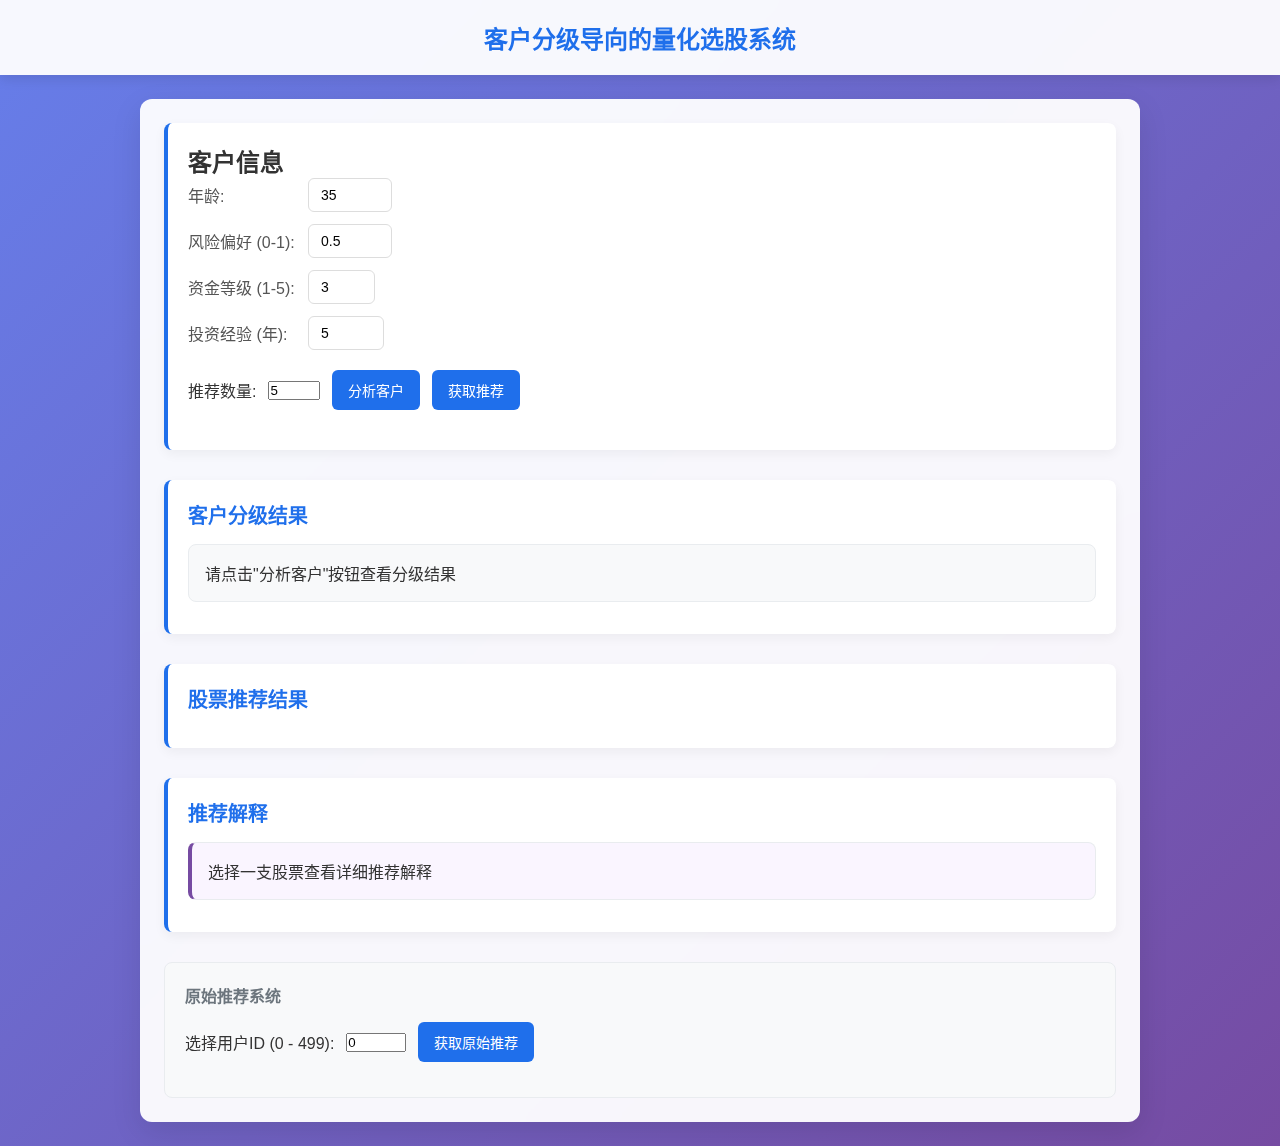
<file: static/index.html>
<!DOCTYPE html>
<html lang="zh-CN">
<head>
  <meta charset="utf-8">
  <title>客户分级导向的量化选股系统</title>
  <link rel="stylesheet" href="style.css">
</head>
<body>
  <header><h1>客户分级导向的量化选股系统</h1></header>
  <main>
    <!-- 客户信息输入区域 -->
    <section class="client-info">
      <h2>客户信息</h2>
      <div class="form-group">
        <label for="age">年龄: </label>
        <input id="age" type="number" min="18" max="100" value="35"/>
      </div>
      <div class="form-group">
        <label for="risk_pref">风险偏好 (0-1): </label>
        <input id="risk_pref" type="number" min="0" max="1" step="0.1" value="0.5"/>
      </div>
      <div class="form-group">
        <label for="capital_tier">资金等级 (1-5): </label>
        <input id="capital_tier" type="number" min="1" max="5" value="3"/>
      </div>
      <div class="form-group">
        <label for="investment_experience">投资经验 (年): </label>
        <input id="investment_experience" type="number" min="0" max="30" value="5"/>
      </div>
      <div class="controls">
        <label for="top_k">推荐数量: </label>
        <input id="top_k" type="number" min="1" max="20" value="5"/>
        <button id="analyze-btn">分析客户</button>
        <button id="recommend-btn">获取推荐</button>
      </div>
    </section>

    <!-- 客户分级结果区域 -->
    <section id="client-segment" class="result-section">
      <h2>客户分级结果</h2>
      <div id="segment-result" class="card">
        <p>请点击"分析客户"按钮查看分级结果</p>
      </div>
    </section>

    <!-- 股票推荐结果区域 -->
    <section id="stock-results" class="result-section">
      <h2>股票推荐结果</h2>
      <div id="recommendations"></div>
    </section>

    <!-- 推荐解释区域 -->
    <section id="explanation-section" class="result-section">
      <h2>推荐解释</h2>
      <div id="explanation" class="card">
        <p>选择一支股票查看详细推荐解释</p>
      </div>
    </section>

    <!-- 原始推荐系统入口 (兼容模式) -->
    <section class="legacy-section">
      <h3>原始推荐系统</h3>
      <div class="legacy-controls">
        <label for="legacy-user">选择用户ID (0 - 499): </label>
        <input id="legacy-user" type="number" min="0" max="499" value="0"/>
        <button id="legacy-btn">获取原始推荐</button>
      </div>
      <div id="legacy-results"></div>
    </section>
  </main>

  <script src="main.js"></script>
</body>
</html>
</file>
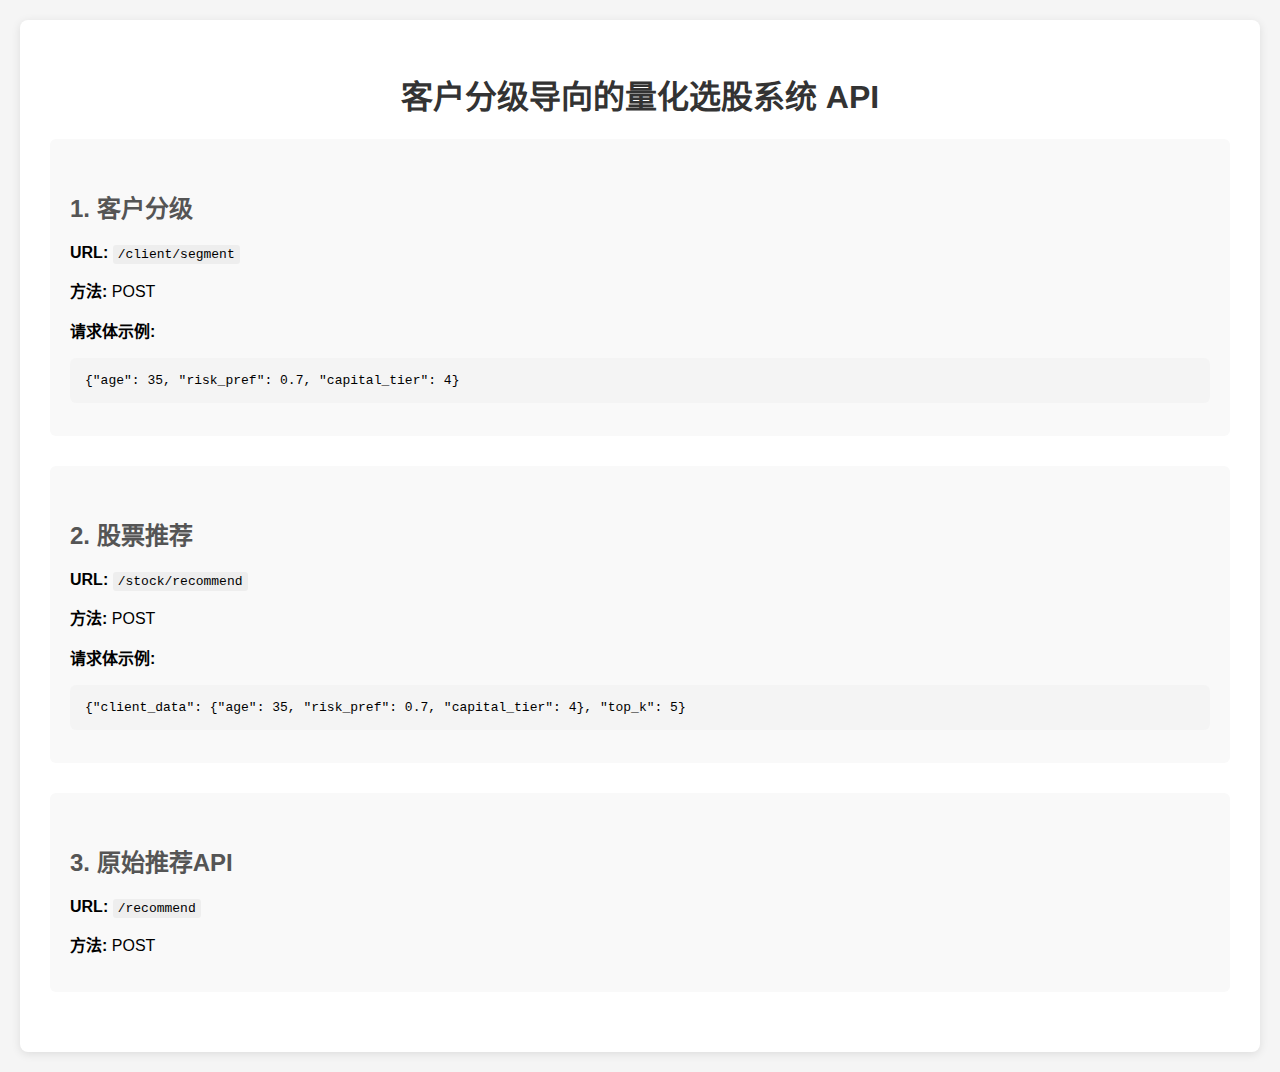
<file: templates/index.html>
<!DOCTYPE html>
    <html lang="zh-CN">
    <head>
        <meta charset="UTF-8">
        <meta name="viewport" content="width=device-width, initial-scale=1.0">
        <title>客户分级导向的量化选股系统</title>
        <style>
            body {
                font-family: 'Arial', sans-serif;
                margin: 0;
                padding: 20px;
                background-color: #f5f5f5;
            }
            .container {
                max-width: 1200px;
                margin: 0 auto;
                background-color: white;
                padding: 30px;
                border-radius: 8px;
                box-shadow: 0 2px 10px rgba(0,0,0,0.1);
            }
            h1 { color: #333; text-align: center; }
            h2 { color: #555; margin-top: 30px; }
            .api-section { margin-bottom: 30px; padding: 20px; background-color: #f9f9f9; border-radius: 6px; }
            code { background-color: #eee; padding: 2px 5px; border-radius: 3px; }
            pre { background-color: #f4f4f4; padding: 15px; border-radius: 6px; overflow-x: auto; }
        </style>
    </head>
    <body>
        <div class="container">
            <h1>客户分级导向的量化选股系统 API</h1>
            
            <div class="api-section">
                <h2>1. 客户分级</h2>
                <p><strong>URL:</strong> <code>/client/segment</code></p>
                <p><strong>方法:</strong> POST</p>
                <p><strong>请求体示例:</strong></p>
                <pre>{"age": 35, "risk_pref": 0.7, "capital_tier": 4}</pre>
            </div>
            
            <div class="api-section">
                <h2>2. 股票推荐</h2>
                <p><strong>URL:</strong> <code>/stock/recommend</code></p>
                <p><strong>方法:</strong> POST</p>
                <p><strong>请求体示例:</strong></p>
                <pre>{"client_data": {"age": 35, "risk_pref": 0.7, "capital_tier": 4}, "top_k": 5}</pre>
            </div>
            
            <div class="api-section">
                <h2>3. 原始推荐API</h2>
                <p><strong>URL:</strong> <code>/recommend</code></p>
                <p><strong>方法:</strong> POST</p>
            </div>
        </div>
    </body>
    </html>
</file>
<file: static/style.css>
/* 基础样式 */
* {
  box-sizing: border-box;
  margin: 0;
  padding: 0;
}

body {
  font-family: 'Segoe UI', 'Microsoft YaHei', Arial, sans-serif;
  background: linear-gradient(135deg, #667eea 0%, #764ba2 100%);
  color: #333;
  margin: 0;
  padding: 0;
  min-height: 100vh;
}

header {
  background: rgba(255, 255, 255, 0.95);
  color: #1f6feb;
  padding: 20px 24px;
  text-align: center;
  box-shadow: 0 4px 12px rgba(0, 0, 0, 0.1);
  backdrop-filter: blur(10px);
}

header h1 {
  font-size: 24px;
  font-weight: 600;
}

main {
  max-width: 1000px;
  margin: 24px auto;
  padding: 24px;
  background: rgba(255, 255, 255, 0.95);
  border-radius: 12px;
  box-shadow: 0 10px 30px rgba(0, 0, 0, 0.1);
  backdrop-filter: blur(10px);
}

/* 表单样式 */
.form-group {
  display: flex;
  align-items: center;
  margin-bottom: 12px;
  flex-wrap: wrap;
}

.form-group label {
  min-width: 120px;
  font-weight: 500;
  color: #555;
}

.form-group input {
  padding: 8px 12px;
  border: 1px solid #ddd;
  border-radius: 6px;
  font-size: 14px;
  transition: border-color 0.3s ease;
}

.form-group input:focus {
  outline: none;
  border-color: #1f6feb;
  box-shadow: 0 0 0 2px rgba(31, 111, 235, 0.1);
}

/* 按钮样式 */
.controls {
  display: flex;
  align-items: center;
  gap: 12px;
  margin: 20px 0;
  flex-wrap: wrap;
}

button {
  padding: 10px 16px;
  border-radius: 6px;
  border: none;
  background: #1f6feb;
  color: #fff;
  cursor: pointer;
  font-size: 14px;
  font-weight: 500;
  transition: all 0.3s ease;
}

button:hover {
  background: #1858c7;
  transform: translateY(-1px);
  box-shadow: 0 4px 12px rgba(31, 111, 235, 0.3);
}

button:active {
  transform: translateY(0);
}

/* 区域样式 */
.client-info,
.result-section {
  margin-bottom: 30px;
  padding: 20px;
  background: #fff;
  border-radius: 8px;
  border-left: 4px solid #1f6feb;
  box-shadow: 0 4px 12px rgba(0, 0, 0, 0.05);
}

.result-section h2 {
  color: #1f6feb;
  margin-bottom: 15px;
  font-size: 20px;
  display: flex;
  align-items: center;
}

/* 卡片样式 */
.card {
  padding: 16px;
  margin-bottom: 12px;
  border-radius: 8px;
  background: #f8f9fa;
  border: 1px solid #e9ecef;
  transition: all 0.3s ease;
}

.card:hover {
  box-shadow: 0 6px 16px rgba(0, 0, 0, 0.08);
  transform: translateY(-2px);
}

/* 客户等级样式 */
.level-1 {
  border-left: 4px solid #28a745; /* 保守型 - 绿色 */
  background: #f0fdf4;
}

.level-2 {
  border-left: 4px solid #17a2b8; /* 稳健型 - 青色 */
  background: #e6f7ff;
}

.level-3 {
  border-left: 4px solid #ffc107; /* 平衡型 - 黄色 */
  background: #fffbeb;
}

.level-4 {
  border-left: 4px solid #fd7e14; /* 成长型 - 橙色 */
  background: #fff7ed;
}

.level-5 {
  border-left: 4px solid #dc3545; /* 进取型 - 红色 */
  background: #fef2f2;
}

/* 股票卡片样式 */
.stock-card {
  cursor: pointer;
  border-left: 4px solid #1f6feb;
  background: linear-gradient(135deg, #f0f6ff 0%, #e0ecff 100%);
}

.stock-card:hover {
  border-left-color: #0d47a1;
  background: linear-gradient(135deg, #e0ecff 0%, #c3d9ff 100%);
}

.stock-header {
  display: flex;
  justify-content: space-between;
  align-items: center;
  margin-bottom: 10px;
  padding-bottom: 8px;
  border-bottom: 1px solid rgba(0, 0, 0, 0.1);
}

.stock-header strong {
  font-size: 16px;
  color: #1a202c;
}

.score {
  background: #1f6feb;
  color: white;
  padding: 4px 8px;
  border-radius: 4px;
  font-size: 12px;
  font-weight: 600;
}

.stock-details {
  display: grid;
  grid-template-columns: repeat(auto-fit, minmax(200px, 1fr));
  gap: 8px;
  font-size: 14px;
}

.stock-details p {
  margin: 4px 0;
  color: #4a5568;
}

/* 推荐解释样式 */
#explanation {
  border-left: 4px solid #764ba2;
  background: #faf5ff;
}

/* 错误和状态提示 */
.error {
  color: #dc3545;
  font-weight: 500;
}

.loading {
  color: #6c757d;
  font-style: italic;
}

.no-data {
  color: #6c757d;
  font-style: italic;
  text-align: center;
  padding: 20px;
}

/* 兼容模式样式 */
.legacy-section {
  margin-top: 30px;
  padding: 20px;
  background: #f8f9fa;
  border-radius: 8px;
  border: 1px solid #e9ecef;
}

.legacy-section h3 {
  color: #6c757d;
  margin-bottom: 15px;
  font-size: 16px;
}

.legacy-controls {
  display: flex;
  align-items: center;
  gap: 12px;
  margin-bottom: 15px;
  flex-wrap: wrap;
}

.legacy-card {
  border-left: 4px solid #6c757d;
  background: #f8f9fa;
}

/* 响应式设计 */
@media (max-width: 768px) {
  main {
    margin: 12px;
    padding: 16px;
  }
  
  .form-group {
    flex-direction: column;
    align-items: flex-start;
  }
  
  .form-group label {
    min-width: auto;
    margin-bottom: 4px;
  }
  
  .controls {
    flex-direction: column;
    align-items: stretch;
  }
  
  button {
    width: 100%;
  }
  
  .stock-details {
    grid-template-columns: 1fr;
  }
}
</file>
